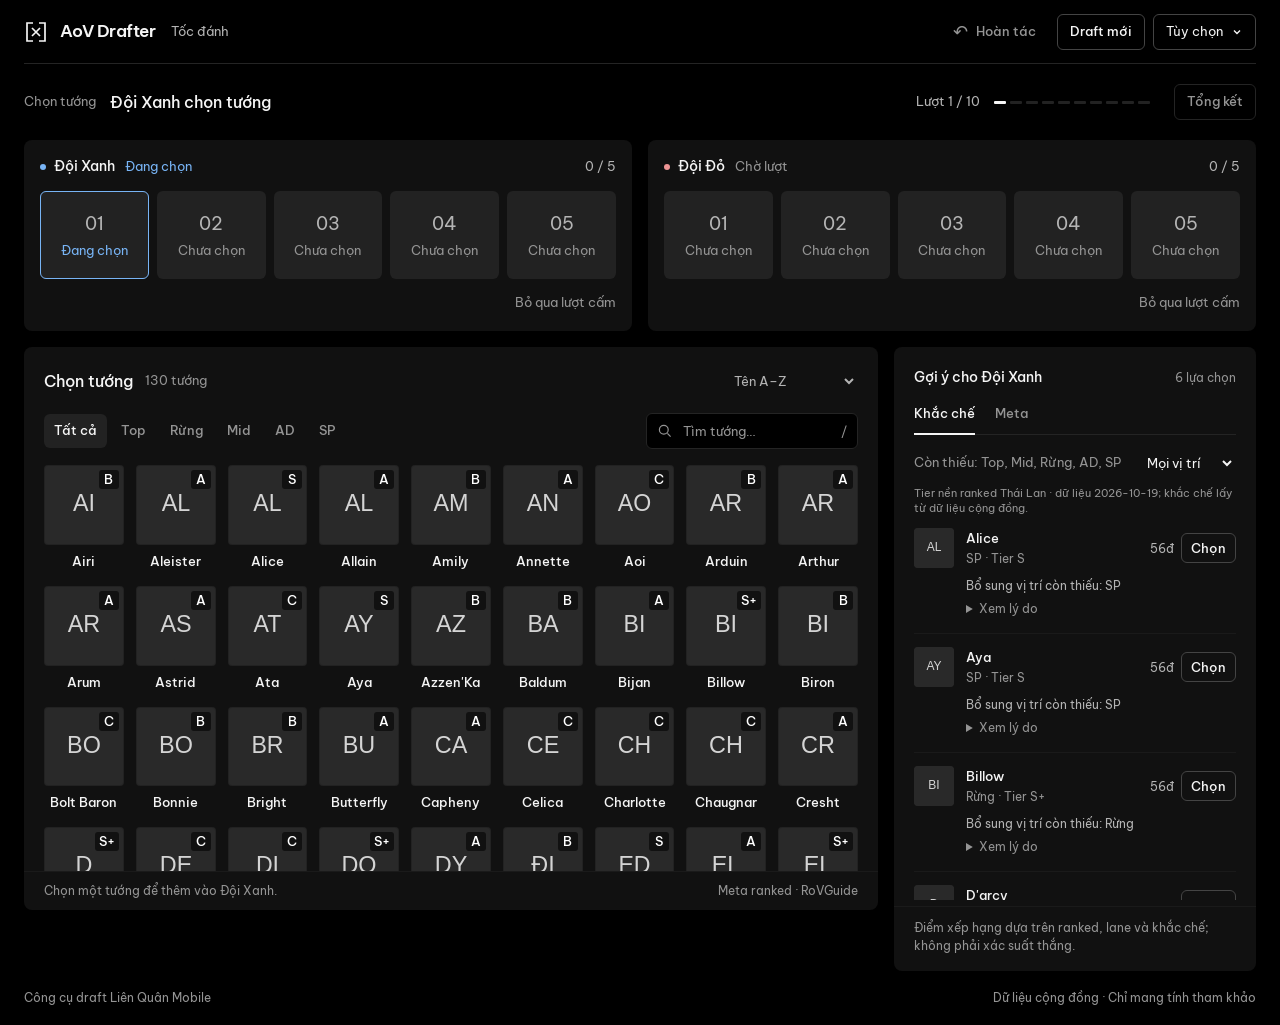
<file: public/index.html>
<!DOCTYPE html>
<html lang="vi" data-theme="dark">
<head>
    <meta charset="UTF-8">
    <meta name="viewport" content="width=device-width, initial-scale=1.0">
    <meta name="theme-color" content="#000000">
    <meta name="description" content="Công cụ cấm chọn Liên Quân Mobile. Xây dựng đội hình và tìm lựa chọn khắc chế cho từng lượt draft.">
    <title>AoV Drafter — Cấm chọn Liên Quân Mobile</title>
    <link rel="icon" type="image/png" href="assets/img/aov_logo.png">
    <link rel="preconnect" href="https://fonts.googleapis.com">
    <link rel="preconnect" href="https://fonts.gstatic.com" crossorigin>
    <link href="https://fonts.googleapis.com/css2?family=Be+Vietnam+Pro:wght@400;500;600;700&display=swap" rel="stylesheet">
    <link rel="stylesheet" href="assets/css/style.css">
    <script>
        (function () {
            const theme = localStorage.getItem('theme') || 'dark';
            const dark = theme === 'dark' || (theme === 'system' && matchMedia('(prefers-color-scheme: dark)').matches);
            document.documentElement.dataset.theme = dark ? 'dark' : 'light';
            document.documentElement.dataset.themeSetting = theme;
        })();
    </script>
</head>
<body>
    <a class="skip-link" href="#search-input">Đến danh sách tướng</a>
    <div class="app-shell">
        <header class="app-header">
            <div class="brand">
                <svg class="brand-mark" viewBox="0 0 24 24" fill="none" aria-hidden="true"><path d="M9 3H3v18h6M15 3h6v18h-6M8 8l8 8M16 8l-8 8" stroke="currentColor" stroke-width="1.7"/></svg>
                <h1><a class="brand-home" href="index.html" aria-current="page">AoV Drafter</a></h1>
                <a class="tool-link" href="attack-speed.html">Tốc đánh</a>
            </div>
            <div class="header-actions">
                <button id="btn-undo" class="control-btn" disabled><span aria-hidden="true">↶</span> Hoàn tác</button>
                <button id="btn-reset" class="control-btn">Draft mới</button>
                <details class="settings-menu" id="settings-menu">
                    <summary class="control-btn">Tùy chọn <svg class="settings-chevron" viewBox="0 0 12 12" aria-hidden="true"><path d="m3 4.5 3 3 3-3" /></svg></summary>
                    <div class="settings-popover">
                        <span class="settings-label">Giao diện</span>
                        <div class="theme-toggle-group" id="theme-toggle-group" aria-label="Giao diện">
                            <button class="theme-btn" data-theme-val="light" aria-pressed="false">Sáng</button>
                            <button class="theme-btn" data-theme-val="dark" aria-pressed="true">Tối</button>
                            <button class="theme-btn" data-theme-val="system" aria-pressed="false">Hệ thống</button>
                        </div>
                        <label class="checkbox-label"><input type="checkbox" id="skip-ban-checkbox" checked> Bỏ qua lượt cấm</label>
                        <p>Áp dụng trước khi bắt đầu chọn tướng.</p>
                    </div>
                </details>
            </div>
        </header>
        <main>
            <section class="draft-status" aria-label="Lượt hiện tại">
                <div class="status-copy" id="central-status-bar" role="status" aria-live="polite">
                    <span id="current-phase" class="phase-badge">Chọn tướng</span>
                    <strong id="status-text">Đội Xanh chọn tướng</strong>
                </div>
                <div class="draft-progress"><span id="turn-count">Lượt 1 / 10</span><div id="turn-track" class="turn-track" aria-hidden="true"></div></div>
                <button id="btn-analysis" class="control-btn" disabled>Tổng kết</button>
            </section>
            <div class="draft-board">
                <section class="team-column blue-team" id="blue-column" aria-labelledby="blue-title">
                    <div class="team-header"><h2 id="blue-title"><span class="team-dot" aria-hidden="true"></span>Đội Xanh</h2><span class="team-turn-label" id="team-status-blue">Chọn trước</span><span class="team-count" id="team-count-blue">0 / 5</span></div>
                    <div class="pick-slots-col" id="pick-slots-blue">
                        <div class="pick-slot blue-pick-slot"></div><div class="pick-slot blue-pick-slot"></div><div class="pick-slot blue-pick-slot"></div><div class="pick-slot blue-pick-slot"></div><div class="pick-slot blue-pick-slot"></div>
                    </div>
                    <div class="ban-section"><span class="ban-title">Cấm</span><div class="ban-slots-row" id="ban-slots-blue"><div class="ban-slot blue-ban-slot"></div><div class="ban-slot blue-ban-slot"></div><div class="ban-slot blue-ban-slot"></div><div class="ban-slot blue-ban-slot"></div><div class="ban-slot blue-ban-slot"></div></div><span class="ban-note" id="ban-note-blue"></span></div>
                </section>
                <section class="team-column red-team" id="red-column" aria-labelledby="red-title">
                    <div class="team-header"><h2 id="red-title"><span class="team-dot" aria-hidden="true"></span>Đội Đỏ</h2><span class="team-turn-label" id="team-status-red">Chọn sau</span><span class="team-count" id="team-count-red">0 / 5</span></div>
                    <div class="pick-slots-col" id="pick-slots-red">
                        <div class="pick-slot red-pick-slot"></div><div class="pick-slot red-pick-slot"></div><div class="pick-slot red-pick-slot"></div><div class="pick-slot red-pick-slot"></div><div class="pick-slot red-pick-slot"></div>
                    </div>
                    <div class="ban-section"><span class="ban-title">Cấm</span><div class="ban-slots-row" id="ban-slots-red"><div class="ban-slot red-ban-slot"></div><div class="ban-slot red-ban-slot"></div><div class="ban-slot red-ban-slot"></div><div class="ban-slot red-ban-slot"></div><div class="ban-slot red-ban-slot"></div></div><span class="ban-note" id="ban-note-red"></span></div>
                </section>
            </div>
            <div class="mobile-workspace-tabs" aria-label="Nội dung draft"><button class="workspace-tab active" data-view="heroes" aria-pressed="true">Tướng</button><button class="workspace-tab" data-view="recommendations" aria-pressed="false">Gợi ý</button></div>
            <!-- At 1440px: 48px outer padding + 1014px pool + 16px gap + 362px rail = 1440px. -->
            <div class="workspace" id="workspace" data-view="heroes">
                <section class="selection-panel" aria-labelledby="pool-title">
                    <div class="pool-header"><div class="section-title"><h2 id="pool-title">Chọn tướng</h2><span id="hero-count" class="count-text">130 tướng</span></div><label class="sort-box"><span class="sr-only">Sắp xếp tướng</span><select id="sort-select"><option value="name">Tên A–Z</option><option value="tier">Tier cao nhất</option><option value="win_rate">Tỷ lệ thắng</option><option value="pick_rate">Tỷ lệ chọn</option><option value="ban_rate">Tỷ lệ cấm</option></select></label></div>
                    <div class="pool-toolbar">
                        <div class="role-filters" id="role-filters" aria-label="Lọc theo vị trí"><button class="filter-tab active" data-role="all" id="btn-filter-all" aria-pressed="true">Tất cả</button><button class="filter-tab" data-role="Top" aria-pressed="false">Top</button><button class="filter-tab" data-role="Jungle" aria-pressed="false">Rừng</button><button class="filter-tab" data-role="Mid" aria-pressed="false">Mid</button><button class="filter-tab" data-role="AD" aria-pressed="false">AD</button><button class="filter-tab" data-role="SP" aria-pressed="false">SP</button></div>
                        <div class="search-box"><svg viewBox="0 0 20 20" aria-hidden="true"><circle cx="8.5" cy="8.5" r="5.5"/><path d="m13 13 4 4"/></svg><label class="sr-only" for="search-input">Tìm tướng</label><input type="search" id="search-input" placeholder="Tìm tướng…" autocomplete="off"><button id="clear-search-btn" aria-label="Xóa tìm kiếm">×</button><kbd aria-hidden="true">/</kbd></div>
                    </div>
                    <div class="hero-grid-container"><div class="hero-grid" id="hero-grid"></div></div>
                    <div class="pool-footer"><span id="pool-hint">Chọn một tướng để thêm vào đội hình.</span><span>Meta ranked · RoVGuide</span></div>
                </section>
                <aside class="recommendation-panel" aria-labelledby="recommendation-title">
                    <div class="rec-header"><h2 id="recommendation-title">Gợi ý cho Đội Xanh</h2><span class="quiet-label">6 lựa chọn</span></div>
                    <div class="rec-modes" id="rec-modes" aria-label="Chế độ gợi ý"><button class="mode-btn active" data-mode="counter" aria-pressed="true">Khắc chế</button><button class="mode-btn" data-mode="meta" aria-pressed="false">Meta</button></div>
                    <div class="rec-context"><span id="missing-roles-text">Chưa có tướng</span><label><span class="sr-only">Vị trí gợi ý</span><select id="rec-role-select"><option value="all">Mọi vị trí</option><option value="Top">Top</option><option value="Jungle">Rừng</option><option value="Mid">Mid</option><option value="AD">AD</option><option value="SP">SP</option></select></label></div>
                    <p class="rec-data-note" id="rec-data-note" hidden></p>
                    <div class="recommendations-container"><div class="rec-list" id="recommendation-list"></div></div>
                    <p class="rec-footnote">Điểm xếp hạng dựa trên ranked, lane và khắc chế; không phải xác suất thắng.</p>
                </aside>
            </div>
        </main>
        <footer class="app-footer"><span>Công cụ draft Liên Quân Mobile</span><span>Dữ liệu cộng đồng · Chỉ mang tính tham khảo</span></footer>
    </div>
    <div id="completion-overlay" class="completion-overlay hidden" role="dialog" aria-modal="true" aria-labelledby="analysis-title" tabindex="-1">
        <div class="overlay-content"><div class="overlay-heading"><div><h2 id="analysis-title">Tổng kết đội hình</h2><p>So sánh hai đội sau lượt cấm chọn.</p></div><button id="btn-overlay-close" class="control-btn" aria-label="Đóng tổng kết">Đóng <span aria-hidden="true">×</span></button></div><p class="analysis-disclaimer">Thuộc tính được ước lượng theo vai trò. Đây không phải dự đoán kết quả trận đấu.</p><div class="overlay-analysis" id="overlay-analysis"></div><div class="overlay-actions"><button id="btn-overlay-reset" class="control-btn primary-btn">Bắt đầu draft mới</button></div></div>
    </div>
    <script src="assets/js/app.js"></script>
</body>
</html>
</file>
<file: public/assets/css/style.css>
/* A draft workspace: neutral surfaces, team colour only on draft state.
   Desktop board: 2 equal teams. Workspace: flexible pool + 362px suggestions. */
:root {
    color-scheme: dark;
    --ground: #000000;
    --surface: #111111;
    --raised: #222222;
    --hover: #1c1c1c;
    --border: #242424;
    --rule: #1a1a1a;
    --control: #444444;
    --text: #f5f5f5;
    --muted: #b4b4b4;
    --faint: #949494;
    --blue-primary: #78b4f5;
    --red-primary: #ee9595;
    --on-primary: #111111;
    --font: 'Be Vietnam Pro', sans-serif;
    --gap: 16px;
    --radius: 8px;
}
.tool-link { color: var(--muted); text-decoration: none; font-size: 13px; padding: 10px 4px; white-space: nowrap; }
.tool-link:hover { color: var(--text); text-decoration: underline; text-underline-offset: 3px; }
.brand-home { color: inherit; text-decoration: none; }
.tool-link[aria-current=page] { color: var(--text); }
@media (max-width: 600px) {
    .app-header .brand { position: relative; padding-bottom: 18px; }
    .app-header .tool-link { position: absolute; left: 28px; bottom: 0; padding: 0; font-size: 11px; }
}
:root[data-theme='light'] {
    color-scheme: light;
    --ground: #f5f5f5;
    --surface: #ffffff;
    --raised: #ededed;
    --hover: #f2f2f2;
    --border: #e4e4e4;
    --rule: #eeeeee;
    --control: #c6c6c6;
    --text: #181818;
    --muted: #5d5d5d;
    --faint: #686868;
    --blue-primary: #235d9c;
    --red-primary: #a83a3a;
    --on-primary: #ffffff;
}
* { box-sizing: border-box; }
body { margin: 0; background: var(--ground); color: var(--text); font: 14px/1.5 var(--font); font-variant-numeric: tabular-nums; -webkit-font-smoothing: antialiased; }
button, input, select { font: inherit; color: inherit; }
button, summary, select { -webkit-tap-highlight-color: transparent; }
button { cursor: pointer; }
button:disabled { cursor: not-allowed; color: var(--faint); }
button, select, input { border-radius: 6px; }
button { border: 0; background: none; }
a { color: inherit; }
button:focus-visible, summary:focus-visible, input:focus-visible, select:focus-visible, a:focus-visible { outline: 2px solid var(--text); outline-offset: 3px; }
h1, h2, h3, h4, h5, h6, p { margin: 0; }
button, h1, h2, h3, h4 { font-weight: 500; }
img { display: block; max-width: 100%; object-fit: cover; }
[hidden], .hidden { display: none !important; }
.sr-only { position: absolute; width: 1px; height: 1px; padding: 0; margin: -1px; overflow: hidden; clip: rect(0,0,0,0); white-space: nowrap; border: 0; }
.skip-link { position: fixed; top: -80px; left: 16px; z-index: 100; background: var(--text); color: var(--ground); padding: 12px; }
.skip-link:focus { top: 8px; }
.app-shell { max-width: 1680px; margin: 0 auto; padding: 0 24px; }
.app-header { height: 64px; display: flex; align-items: center; justify-content: space-between; gap: 16px; border-bottom: 1px solid var(--border); }
.brand, .header-actions, .team-header, .section-title, .pool-header, .pool-toolbar, .rec-header, .rec-context, .overlay-heading { display: flex; align-items: center; }
.brand { gap: 12px; min-width: 0; }
.brand-mark { width: 24px; height: 24px; flex: none; }
.brand h1 { font-size: 17px; font-weight: 600; white-space: nowrap; letter-spacing: -.03em; }
.brand-game { color: var(--faint); font-size: 13px; padding-left: 16px; margin-left: 4px; border-left: 1px solid var(--border); }
.header-actions { gap: 8px; }
.control-btn { min-height: 36px; padding: 7px 12px; display: inline-flex; justify-content: center; align-items: center; gap: 8px; font-size: 13px; border: 1px solid var(--control); border-radius: 6px; white-space: nowrap; }
.control-btn:hover:not(:disabled) { background: var(--raised); }
.control-btn:disabled { border-color: var(--border); }
#btn-undo { border-color: transparent; }
#btn-undo > span { font-size: 18px; line-height: 1; }
.settings-menu { position: relative; }
.settings-menu summary { cursor: pointer; list-style: none; }
.settings-menu summary::-webkit-details-marker { display: none; }
.settings-chevron { width: 12px; height: 12px; flex: none; fill: none; stroke: currentColor; stroke-width: 1.4; transition: transform .15s ease; }
.settings-menu[open] .settings-chevron { transform: rotate(180deg); }
.settings-popover { position: absolute; z-index: 20; top: calc(100% + 10px); right: 0; width: 270px; padding: 18px; background: var(--surface); border: 1px solid var(--control); border-radius: var(--radius); }
.settings-label { display: block; margin-bottom: 10px; font-size: 13px; }
.theme-toggle-group { display: flex; padding: 3px; gap: 3px; background: var(--raised); border-radius: 6px; }
.theme-btn { flex: 1; min-width: 0; padding: 6px 2px; font-size: 12px; line-height: 1.4; white-space: nowrap; color: var(--muted); }
.theme-btn.active { background: var(--surface); color: var(--text); }
.checkbox-label { display: flex; align-items: center; gap: 10px; font-size: 13px; margin-top: 20px; cursor: pointer; }
.checkbox-label input { width: 16px; height: 16px; accent-color: var(--text); }
.settings-popover p { font-size: 13px; color: var(--faint); margin-top: 8px; }
.draft-status { min-height: 76px; display: flex; align-items: center; gap: 24px; }
.status-copy { display: flex; gap: 14px; align-items: center; flex: 1; min-width: 0; }
.phase-badge { color: var(--faint); font-size: 13px; white-space: nowrap; }
.status-copy strong { font-size: 16px; font-weight: 500; }
.draft-progress { display: flex; gap: 14px; align-items: center; color: var(--muted); font-size: 13px; font-variant-numeric: tabular-nums; }
.turn-track { display: flex; gap: 4px; }
.turn-step { display: block; width: 12px; height: 3px; border-radius: 1px; background: var(--raised); }
.turn-step.done { background: var(--faint); }
.turn-step.current { background: var(--text); }
.draft-board { display: grid; grid-template-columns: repeat(2, minmax(0,1fr)); gap: var(--gap); }
.team-column { min-width: 0; padding: 16px; border-radius: var(--radius); background: var(--surface); --team-color: var(--blue-primary); }
.red-team { --team-color: var(--red-primary); }
.team-header { gap: 10px; margin-bottom: 14px; }
.team-header h2 { display: flex; align-items: center; gap: 8px; font-size: 14px; }
.team-dot { width: 6px; height: 6px; background: var(--team-color); border-radius: 50%; }
.team-turn-label { font-size: 13px; color: var(--faint); }
.active-team-turn .team-turn-label { color: var(--team-color); }
.team-count { margin-left: auto; font-size: 13px; color: var(--muted); font-variant-numeric: tabular-nums; }
.pick-slots-col { display: grid; grid-template-columns: repeat(5,minmax(0,1fr)); gap: 8px; }
.pick-slot { position: relative; height: 88px; border-radius: 6px; background: var(--raised); overflow: hidden; display: flex; align-items: center; justify-content: center; flex-direction: column; }
.pick-slot.active-slot-highlight { outline: 1px solid var(--team-color); outline-offset: -1px; }
.pick-slot.filled { background: var(--hover); }
.pick-order { position: absolute; left: 8px; top: 6px; font-size: 13px; color: var(--faint); font-variant-numeric: tabular-nums; }
.pick-placeholder-content { display: flex; flex-direction: column; gap: 4px; text-align: center; color: var(--faint); font-size: 13px; }
.pick-placeholder-content .slot-number { font-size: 18px; color: var(--muted); font-weight: 400; }
.active-slot-highlight .pick-placeholder-content { color: var(--team-color); }
.pick-card-img { width: 46px; height: 46px; margin: 3px auto 6px; border-radius: 4px; overflow: hidden; }
.pick-card-img img { width: 100%; height: 100%; }
.pick-card-info { text-align: center; width: 100%; padding: 0 4px; }
.pick-card-info h4 { font-size: 13px; overflow: hidden; text-overflow: ellipsis; white-space: nowrap; }
.pick-card-info p { font-size: 13px; color: var(--faint); }
.ban-section { display: flex; align-items: center; gap: 10px; margin-top: 12px; min-height: 24px; }
.ban-title, .ban-note { color: var(--faint); font-size: 13px; }
.ban-slots-row { display: flex; gap: 5px; }
.ban-slot { position: relative; width: 24px; height: 24px; border-radius: 3px; background: var(--raised); display: grid; place-items: center; overflow: hidden; color: var(--faint); font-size: 13px; }
.ban-slot img { width: 100%; height: 100%; filter: grayscale(1); opacity: .7; }
.ban-slot.filled::after { position: absolute; width: 100%; height: 1px; background: var(--text); transform: rotate(-45deg); content: ''; }
.ban-slot.active-slot-highlight { outline: 1px solid var(--team-color); outline-offset: -1px; }
.ban-section.skipped .ban-slots-row { display: none; }
.ban-section.skipped .ban-title { display: none; }
.ban-note { margin-left: auto; }
.workspace { margin-top: var(--gap); display: grid; grid-template-columns: minmax(0,1fr) 362px; gap: var(--gap); align-items: start; }
.selection-panel, .recommendation-panel { min-width: 0; background: var(--surface); border-radius: var(--radius); }
.pool-header { padding: 18px 20px 0; justify-content: space-between; gap: 16px; }
.section-title { gap: 12px; }
h2 { font-size: 16px; font-weight: 500; }
.count-text, .quiet-label { font-size: 13px; color: var(--faint); font-variant-numeric: tabular-nums; }
select { font-size: 13px; min-height: 32px; background: var(--surface); padding: 5px 24px 5px 8px; border: 1px solid var(--control); max-width: 100%; }
.sort-box select { color: var(--muted); border-color: transparent; }
.pool-toolbar { justify-content: space-between; gap: 16px; padding: 16px 20px; }
.role-filters { display: flex; gap: 4px; }
.filter-tab { padding: 7px 10px; min-height: 34px; font-size: 13px; color: var(--faint); white-space: nowrap; }
.filter-tab.active { background: var(--raised); color: var(--text); }
.filter-tab:hover { color: var(--text); }
.search-box { display: flex; align-items: center; width: 212px; min-width: 120px; position: relative; background: var(--ground); border: 1px solid var(--border); border-radius: 6px; }
.search-box svg { width: 16px; height: 16px; margin-left: 10px; fill: none; stroke: var(--faint); stroke-width: 1.5; flex: none; }
.search-box input { background: transparent; border: 0; min-width: 0; width: 100%; height: 34px; padding: 6px 10px; font-size: 13px; }
.search-box input::-webkit-search-cancel-button { display: none; }
.search-box input::placeholder { color: var(--faint); }
.search-box kbd { font: 12px var(--font); color: var(--faint); padding: 0 10px; }
#clear-search-btn { display: none; font-size: 18px; line-height: 1; padding: 8px 10px; }
.search-box:has(#clear-search-btn[style*='block']) kbd { display: none; }
.hero-grid-container { padding: 0 20px 20px; max-height: max(350px, calc(100dvh - 494px)); overflow-y: auto; scrollbar-width: thin; scrollbar-color: var(--control) transparent; }
.hero-grid { display: grid; grid-template-columns: repeat(auto-fill,minmax(74px,1fr)); gap: 16px 12px; }
.hero-card { min-width: 0; position: relative; padding: 0; text-align: center; background: none; border-radius: 4px; display: flex; flex-direction: column; align-items: stretch; }
.hero-card-img { aspect-ratio: 1; border-radius: 4px; overflow: hidden; background: var(--raised); border: 1px solid transparent; }
.hero-card-img img { width: 100%; height: 100%; }
.hero-card:hover:not(:disabled) .hero-card-img { border-color: var(--text); }
.hero-card:hover:not(:disabled) .hero-card-img img { opacity: .85; }
.hero-card-name { display: block; font-size: 13px; line-height: 18px; margin-top: 7px; white-space: nowrap; overflow: hidden; text-overflow: ellipsis; }
.hero-card-badge { position: absolute; right: 5px; top: 5px; min-width: 20px; padding: 0 4px; border-radius: 3px; background: #111111; color: #ffffff; font-size: 13px; line-height: 19px; font-weight: 500; }
.hero-card:disabled .hero-card-img { filter: grayscale(1); opacity: .32; }
.hero-card:disabled .hero-card-name { color: var(--faint); }
.hero-card-used { position: absolute; top: 50%; left: 0; right: 0; font-size: 13px; line-height: 20px; background: var(--ground); color: var(--muted); transform: translateY(-100%); }
.pool-footer { padding: 10px 20px; display: flex; gap: 16px; justify-content: space-between; border-top: 1px solid var(--rule); color: var(--faint); font-size: 13px; }
.pool-footer span { min-width: 0; }
.grid-empty { grid-column: 1 / -1; padding: 32px 0; color: var(--muted); font-size: 14px; }
.grid-empty p { font-size: 13px; color: var(--faint); margin-top: 4px; }
.rec-header { padding: 20px 20px 16px; justify-content: space-between; gap: 8px; }
.rec-header h2 { font-size: 14px; }
.rec-header .quiet-label { font-size: 13px; }
.rec-modes { display: flex; margin: 0 20px; border-bottom: 1px solid var(--border); gap: 20px; }
.mode-btn { border-radius: 0; color: var(--faint); font-size: 13px; padding: 0 0 10px; position: relative; }
.mode-btn.active { color: var(--text); }
.mode-btn.active::after { content: ''; position: absolute; left: 0; right: 0; bottom: -1px; height: 2px; background: var(--text); }
.rec-context { justify-content: space-between; gap: 8px; padding: 12px 20px; }
#missing-roles-text { color: var(--faint); font-size: 13px; min-width: 0; }
.rec-context select { font-size: 13px; padding-right: 18px; border-color: transparent; max-width: 112px; }
.rec-data-note { margin: -5px 20px 10px; color: var(--faint); font-size: 11px; line-height: 1.4; }
.recommendations-container { padding: 0 20px; max-height: max(350px, calc(100dvh - 526px)); overflow-y: auto; scrollbar-width: thin; scrollbar-color: var(--control) transparent; }
.rec-card { padding: 13px 0; border-top: 1px solid var(--rule); }
.rec-card:first-child { border-top: 0; padding-top: 2px; }
.rec-card-main { display: grid; grid-template-columns: 40px minmax(0,1fr) auto; gap: 12px; align-items: center; }
.rec-card-avatar { width: 40px; height: 40px; border-radius: 4px; overflow: hidden; background: var(--raised); }
.rec-card-avatar img { width: 100%; height: 100%; }
.rec-hero-details h3 { font-size: 13px; white-space: nowrap; overflow: hidden; text-overflow: ellipsis; }
.rec-hero-details p { font-size: 13px; color: var(--faint); margin-top: 2px; }
.rec-select { text-align: right; }
.btn-rec-select { min-height: 30px; border: 1px solid var(--control); font-size: 13px; padding: 4px 9px; }
.btn-rec-select:hover { background: var(--raised); }
.rec-card-score { font-size: 13px; color: var(--muted); font-variant-numeric: tabular-nums; margin-right: 7px; }
.rec-reason-preview { font-size: 13px; color: var(--muted); margin: 9px 0 0 52px; white-space: nowrap; text-overflow: ellipsis; overflow: hidden; }
.rec-reason-details { margin: 3px 0 0 52px; }
.rec-reason-details summary { color: var(--faint); font-size: 13px; cursor: pointer; width: fit-content; padding: 2px 0; }
.rec-reason-details ul { padding-left: 16px; margin: 10px 0 4px; font-size: 13px; color: var(--muted); }
.rec-reason-details li + li { margin-top: 8px; }
.rec-reason-details .negative-reason { color: var(--red-primary); }
.rec-empty-state { color: var(--muted); font-size: 13px; padding: 24px 0; }
.rec-empty-state p { color: var(--faint); font-size: 13px; margin-top: 8px; }
.rec-footnote { font-size: 13px; color: var(--faint); padding: 12px 20px 16px; border-top: 1px solid var(--rule); margin-top: 6px; }
.app-footer { display: flex; align-items: center; justify-content: space-between; padding: 18px 0; color: var(--faint); font-size: 13px; }
.mobile-workspace-tabs { display: none; }
.completion-overlay { position: fixed; inset: 0; z-index: 50; background: #000000b3; display: flex; align-items: center; justify-content: center; padding: 24px; }
.overlay-content { width: min(940px,100%); max-height: calc(100dvh - 48px); overflow-y: auto; background: var(--surface); padding: 28px; border: 1px solid var(--control); border-radius: 12px; }
.overlay-heading { justify-content: space-between; align-items: flex-start; gap: 16px; }
.overlay-heading h2 { font-size: 20px; }
.overlay-heading p { font-size: 13px; color: var(--muted); margin-top: 5px; }
.analysis-disclaimer { color: var(--faint); font-size: 13px; margin: 20px 0; }
.analysis-grid { display: grid; grid-template-columns: repeat(2,minmax(0,1fr)); gap: 32px; }
.analysis-team h4 { font-size: 16px; margin-bottom: 20px; }
.blue-team-title { color: var(--blue-primary); }
.red-team-title { color: var(--red-primary); }
.analysis-stat-row { display: grid; grid-template-columns: 95px minmax(0,1fr) 42px; gap: 10px; align-items: center; margin: 8px 0; font-size: 13px; }
.stat-label { color: var(--muted); }
.stat-track { height: 4px; background: var(--raised); border-radius: 1px; }
.stat-fill { height: 100%; background: var(--blue-primary); border-radius: 1px; }
.red-analysis .stat-fill { background: var(--red-primary); }
.stat-val { text-align: right; font-variant-numeric: tabular-nums; color: var(--muted); }
.team-tactics, .team-lane-notes { margin-top: 24px; }
.analysis-team h5, .matchup-warnings h5 { font-size: 14px; margin-bottom: 8px; font-weight: 500; }
.analysis-team h6 { font-size: 13px; font-weight: 500; margin-bottom: 5px; }
.analysis-team p, .analysis-team li, .matchup-warnings p, .matchup-warnings li { color: var(--muted); font-size: 13px; line-height: 1.8; }
.analysis-team ul, .matchup-warnings ul { padding-left: 18px; margin: 0; }
.analysis-team li + li, .matchup-warnings li + li { margin-top: 8px; }
.matchup-warnings { margin-top: 28px; padding-top: 20px; border-top: 1px solid var(--border); }
.overlay-actions { margin-top: 24px; display: flex; justify-content: flex-end; }
.primary-btn { background: var(--text); color: var(--on-primary); border-color: var(--text); }
.primary-btn:hover:not(:disabled) { background: var(--muted); }
body:has(.completion-overlay:not(.hidden)) { overflow: hidden; }
@media (min-width: 1600px) { .hero-grid { grid-template-columns: repeat(auto-fill,minmax(82px,1fr)); } }
@media (max-width: 1180px) {
    .workspace { grid-template-columns: minmax(0,1fr) 320px; }
    .pool-toolbar { flex-wrap: wrap; gap: 12px; }
    .search-box { width: 100%; }
    .hero-grid-container { max-height: 500px; }
    .recommendations-container { max-height: 530px; }
    .rec-card-main { gap: 8px; grid-template-columns: 36px minmax(0,1fr) auto; }
    .rec-card-avatar { width: 36px; height: 36px; }
    .rec-card-score { display: block; margin: 0 0 3px; }
    .rec-reason-preview, .rec-reason-details { margin-left: 44px; }
    .rec-context { flex-wrap: wrap; }
}
@media (max-width: 880px) {
    .app-shell { padding: 0 20px; }
    .brand-game { display: none; }
    .draft-status { gap: 12px; }
    .turn-track { display: none; }
    .status-copy { flex-direction: column; align-items: flex-start; gap: 3px; }
    .status-copy strong { font-size: 14px; }
    .team-column { padding: 12px; }
    .team-turn-label { margin-left: auto; }
    .team-count { display: none; }
    .pick-slot { height: 94px; }
    .pick-card-img { width: 40px; height: 40px; }
    .pick-order { left: 5px; top: 4px; }
    .mobile-workspace-tabs { display: flex; gap: 24px; margin-top: 20px; border-bottom: 1px solid var(--border); }
    .workspace-tab { font-size: 14px; padding: 0 0 12px; color: var(--faint); border-radius: 0; }
    .workspace-tab.active { color: var(--text); border-bottom: 2px solid var(--text); }
    .workspace { display: block; margin-top: 16px; }
    .workspace[data-view='heroes'] .recommendation-panel { display: none; }
    .workspace[data-view='recommendations'] .selection-panel { display: none; }
    .pool-toolbar { flex-wrap: nowrap; }
    .search-box { width: 212px; }
    .hero-grid-container { max-height: 520px; }
    .recommendations-container { max-height: none; }
    .rec-header h2 { font-size: 16px; }
    .rec-card-main { grid-template-columns: 44px minmax(0,1fr) auto; gap: 12px; }
    .rec-card-avatar { width: 44px; height: 44px; }
    .rec-hero-details h3 { font-size: 14px; }
    .rec-hero-details p, .rec-reason-preview, .rec-reason-details summary { font-size: 13px; }
    .rec-card-score { display: inline; margin-right: 12px; font-size: 13px; }
    .rec-reason-preview, .rec-reason-details { margin-left: 56px; }
    .btn-rec-select { font-size: 13px; padding: 8px 14px; }
    .rec-context { flex-wrap: nowrap; }
}
@media (max-width: 600px) {
    .app-shell { padding: 0 16px; }
    .app-header { height: 60px; gap: 8px; }
    .brand { gap: 8px; }
    .brand-mark { width: 20px; height: 20px; }
    .brand h1 { font-size: 15px; }
    .header-actions { gap: 2px; }
    .control-btn { padding: 7px 9px; font-size: 13px; min-height: 40px; }
    #btn-undo { font-size: 0; padding: 7px 9px; }
    #btn-undo > span { font-size: 22px; }
    .draft-status { min-height: 70px; }
    .phase-badge { font-size: 13px; }
    .draft-progress { font-size: 13px; }
    #btn-analysis { display: none; }
    #btn-analysis:not(:disabled) { display: inline-flex; }
    .draft-board { gap: 10px; grid-template-columns: minmax(0,1fr); }
    .team-column { padding: 10px; }
    .team-header { margin-bottom: 8px; }
    .team-header h2 { font-size: 13px; }
    .team-turn-label { font-size: 13px; }
    .pick-slots-col { gap: 6px; }
    .pick-slot { height: 68px; }
    .pick-placeholder-content { font-size: 13px; gap: 0; }
    .pick-placeholder-content .slot-number { font-size: 16px; }
    .pick-card-img { width: 32px; height: 32px; margin: 0 auto 3px; }
    .pick-card-info h4 { font-size: 13px; line-height: 16px; }
    .pick-card-info p { display: none; }
    .pick-order { font-size: 13px; left: 4px; top: 2px; }
    .pick-slot.filled .pick-order { display: none; }
    .ban-section { margin-top: 6px; min-height: 18px; }
    .ban-title, .ban-note { font-size: 13px; }
    .ban-slot { width: 20px; height: 20px; }
    .ban-section.skipped { display: none; }
    .mobile-workspace-tabs { margin-top: 16px; }
    .workspace { margin-top: 12px; }
    .pool-header { padding: 14px 12px 0; gap: 8px; }
    .pool-header h2 { font-size: 14px; }
    .section-title { gap: 8px; }
    .count-text { font-size: 13px; }
    .sort-box select { max-width: 112px; font-size: 13px; }
    .pool-toolbar { padding: 8px 12px 12px; flex-direction: column-reverse; align-items: stretch; gap: 8px; }
    .search-box { width: 100%; }
    .search-box input { height: 40px; font-size: 13px; }
    .search-box kbd { display: none; }
    .role-filters { justify-content: space-between; gap: 0; }
    .filter-tab { padding: 8px 10px; min-height: 40px; font-size: 13px; }
    .hero-grid-container { padding: 0 12px 16px; max-height: 440px; }
    .hero-grid { grid-template-columns: repeat(4,minmax(0,1fr)); gap: 14px 10px; }
    .hero-card-name { font-size: 13px; margin-top: 5px; white-space: normal; height: 36px; line-height: 18px; }
    .hero-card-badge { right: 3px; top: 3px; min-width: 17px; padding: 0 3px; font-size: 13px; line-height: 17px; }
    .pool-footer { padding: 10px 12px; font-size: 13px; }
    .pool-footer span:last-child { display: none; }
    .rec-header { padding: 18px 16px 14px; }
    .rec-modes { margin: 0 16px; }
    .rec-context { padding: 10px 16px; }
    .recommendations-container { padding: 0 16px; }
    .rec-card { padding: 14px 0; }
    .rec-footnote { padding: 12px 16px 16px; }
    .rec-reason-details summary { min-height: 36px; display: flex; align-items: center; }
    .app-footer { padding: 16px 0; }
    .app-footer span:first-child { display: none; }
    .completion-overlay { padding: 12px; }
    .overlay-content { padding: 20px; max-height: calc(100dvh - 24px); }
    .overlay-heading h2 { font-size: 18px; }
    .analysis-grid { grid-template-columns: minmax(0,1fr); gap: 28px; }
    .analysis-stat-row { grid-template-columns: 86px minmax(0,1fr) 40px; }
}
@media (prefers-reduced-motion: reduce) { *, *::before, *::after { scroll-behavior: auto !important; transition: none !important; animation: none !important; } }

/* Secondary copy keeps one readable size; primary names and controls are 13px. */
.quiet-label, .rec-header .quiet-label, .rec-hero-details p, .rec-card-score,
.rec-reason-preview, .rec-reason-details summary, .rec-footnote,
.app-footer, .pool-footer, .pick-card-info p { font-size: 12px; }
</file>
